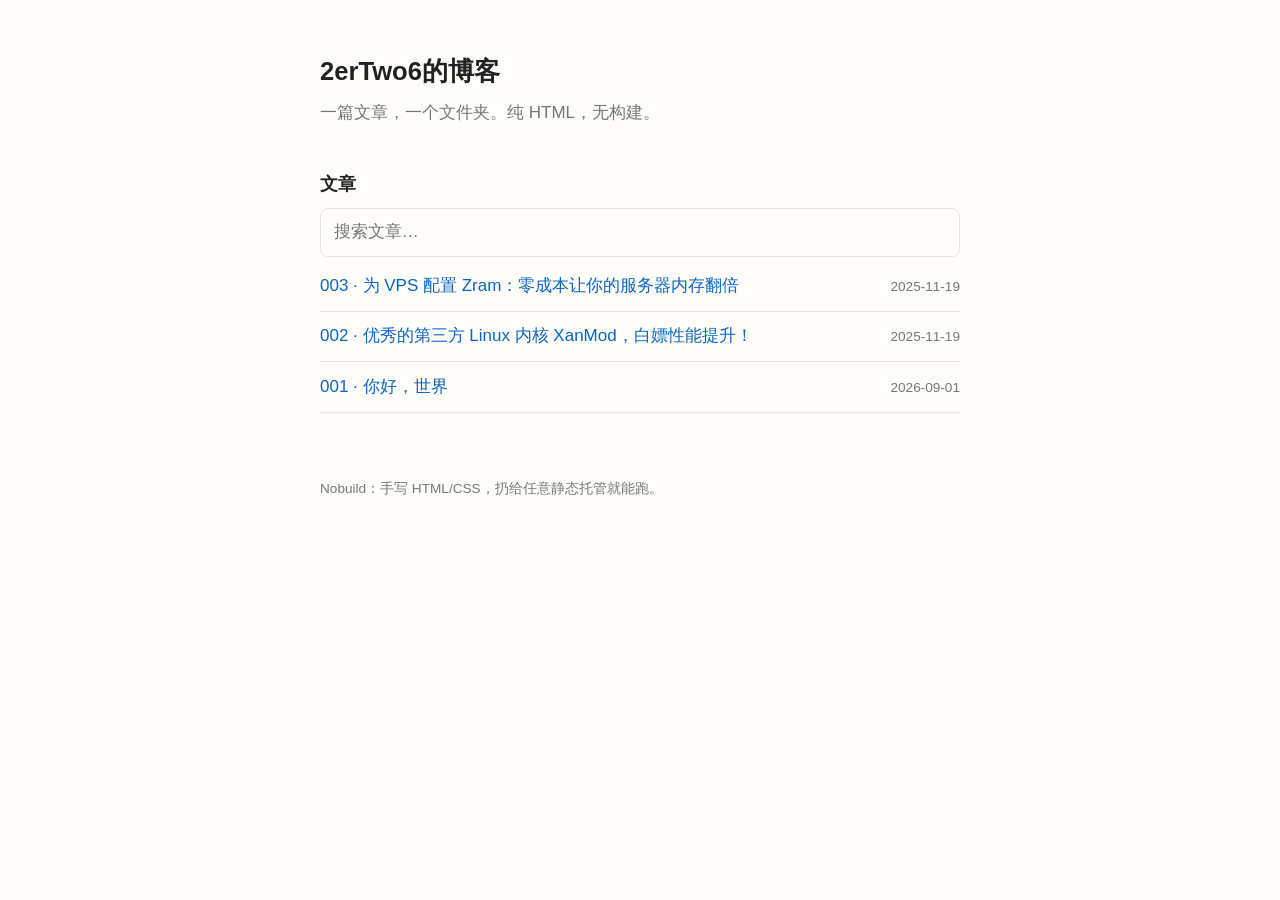
<file: index.html>
<!doctype html>
<html lang="zh-CN">
<head>
  <meta charset="utf-8">
  <meta name="viewport" content="width=device-width, initial-scale=1">
  <title>2erTwo6的博客</title>
  <link rel="stylesheet" href="style.css">
</head>
<body>
  <main>
    <header>
      <h1>2erTwo6的博客</h1>
      <p class="tagline">一篇文章，一个文件夹。纯 HTML，无构建。</p>
    </header>

    <h2>文章</h2>
    <div class="search">
      <input type="search" id="search" placeholder="搜索文章…" aria-label="搜索文章" autocomplete="off">
    </div>
    <ul class="posts" id="posts">
      <li>
        <a href="003/">003 · 为 VPS 配置 Zram：零成本让你的服务器内存翻倍</a>
        <time datetime="2025-11-19">2025-11-19</time>
      </li>
      <li>
        <a href="002/">002 · 优秀的第三方 Linux 内核 XanMod，白嫖性能提升！</a>
        <time datetime="2025-11-19">2025-11-19</time>
      </li>
      <li>
        <a href="001/">001 · 你好，世界</a>
        <time datetime="2026-09-01">2026-09-01</time>
      </li>
      <!-- 新文章在这里加 <li>：编号 +1，日期照写，永远加在最上面 -->
    </ul>
    <p id="no-result" hidden>没有匹配的文章。</p>

    <footer>
      <p>Nobuild：手写 HTML/CSS，扔给任意静态托管就能跑。</p>
    </footer>
  </main>

  <script src="search.js"></script>
</body>
</html>
</file>
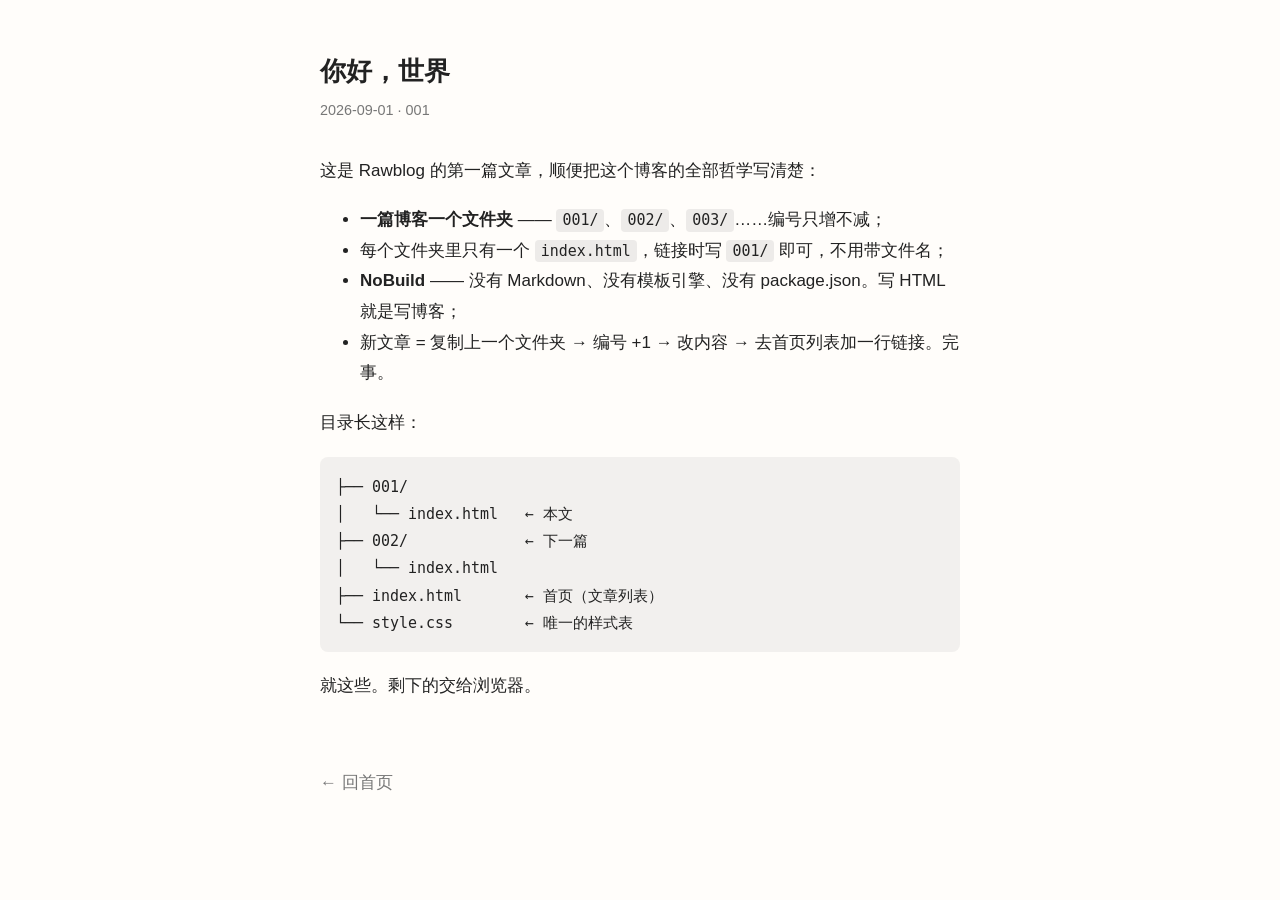
<file: 001/index.html>
<!doctype html>
<html lang="zh-CN">
<head>
  <meta charset="utf-8">
  <meta name="viewport" content="width=device-width, initial-scale=1">
  <title>你好，世界 · 2erTwo6的博客</title>
  <link rel="stylesheet" href="../style.css">
</head>
<body>
  <main>
    <article>
      <h1>你好，世界</h1>
      <p class="meta"><time datetime="2026-09-01">2026-09-01</time> · 001</p>

      <p>这是 Rawblog 的第一篇文章，顺便把这个博客的全部哲学写清楚：</p>

      <ul>
        <li><strong>一篇博客一个文件夹</strong> —— <code>001/</code>、<code>002/</code>、<code>003/</code>……编号只增不减；</li>
        <li>每个文件夹里只有一个 <code>index.html</code>，链接时写 <code>001/</code> 即可，不用带文件名；</li>
        <li><strong>NoBuild</strong> —— 没有 Markdown、没有模板引擎、没有 package.json。写 HTML 就是写博客；</li>
        <li>新文章 = 复制上一个文件夹 → 编号 +1 → 改内容 → 去首页列表加一行链接。完事。</li>
      </ul>

      <p>目录长这样：</p>

      <pre><code>├── 001/
│   └── index.html   ← 本文
├── 002/             ← 下一篇
│   └── index.html
├── index.html       ← 首页（文章列表）
└── style.css        ← 唯一的样式表</code></pre>

      <p>就这些。剩下的交给浏览器。</p>
    </article>

    <a class="back" href="../">← 回首页</a>
  </main>

  <script src="../copy.js"></script>
</body>
</html>
</file>
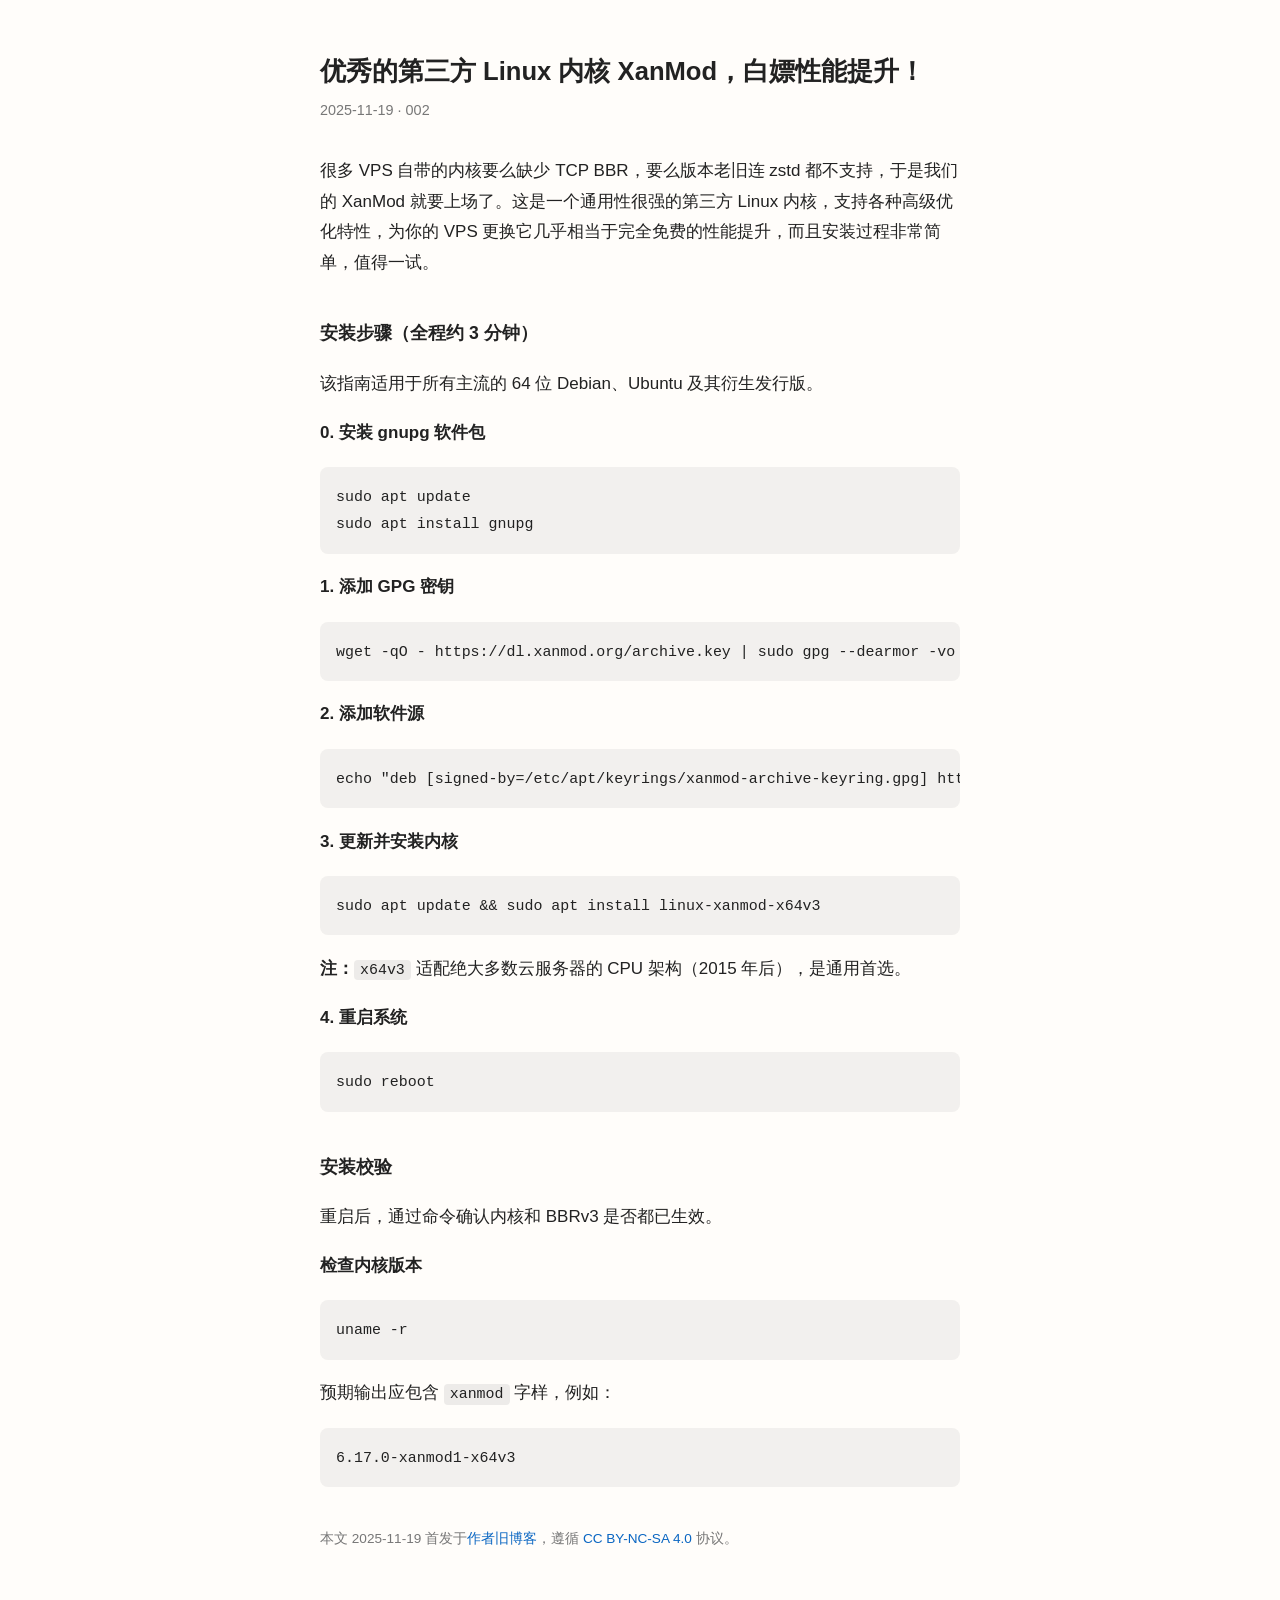
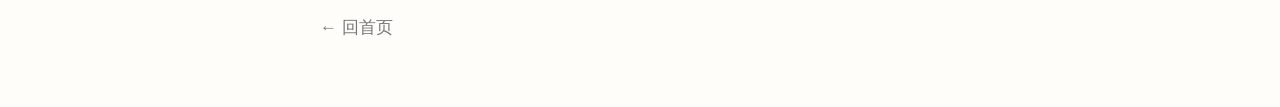
<file: 002/index.html>
<!doctype html>
<html lang="zh-CN">
<head>
  <meta charset="utf-8">
  <meta name="viewport" content="width=device-width, initial-scale=1">
  <title>优秀的第三方 Linux 内核 XanMod，白嫖性能提升！ · 2erTwo6的博客</title>
  <link rel="canonical" href="https://blog.xn--p8rt33c.top/posts/xanmod/">
  <link rel="stylesheet" href="../style.css">
</head>
<body>
  <main>
    <article>
      <h1>优秀的第三方 Linux 内核 XanMod，白嫖性能提升！</h1>
      <p class="meta"><time datetime="2025-11-19">2025-11-19</time> · 002</p>

      <p>很多 VPS 自带的内核要么缺少 TCP BBR，要么版本老旧连 zstd 都不支持，于是我们的 XanMod 就要上场了。这是一个通用性很强的第三方 Linux 内核，支持各种高级优化特性，为你的 VPS 更换它几乎相当于完全免费的性能提升，而且安装过程非常简单，值得一试。</p>

      <h2>安装步骤（全程约 3 分钟）</h2>

      <p>该指南适用于所有主流的 64 位 Debian、Ubuntu 及其衍生发行版。</p>

      <p><strong>0. 安装 gnupg 软件包</strong></p>
      <pre><code>sudo apt update
sudo apt install gnupg</code></pre>

      <p><strong>1. 添加 GPG 密钥</strong></p>
      <pre><code>wget -qO - https://dl.xanmod.org/archive.key | sudo gpg --dearmor -vo /etc/apt/keyrings/xanmod-archive-keyring.gpg</code></pre>

      <p><strong>2. 添加软件源</strong></p>
      <pre><code>echo "deb [signed-by=/etc/apt/keyrings/xanmod-archive-keyring.gpg] http://deb.xanmod.org $(lsb_release -sc) main" | sudo tee /etc/apt/sources.list.d/xanmod-release.list</code></pre>

      <p><strong>3. 更新并安装内核</strong></p>
      <pre><code>sudo apt update &amp;&amp; sudo apt install linux-xanmod-x64v3</code></pre>

      <p><strong>注：</strong><code>x64v3</code> 适配绝大多数云服务器的 CPU 架构（2015 年后），是通用首选。</p>

      <p><strong>4. 重启系统</strong></p>
      <pre><code>sudo reboot</code></pre>

      <h2>安装校验</h2>

      <p>重启后，通过命令确认内核和 BBRv3 是否都已生效。</p>

      <p><strong>检查内核版本</strong></p>
      <pre><code>uname -r</code></pre>

      <p>预期输出应包含 <code>xanmod</code> 字样，例如：</p>
      <pre><code>6.17.0-xanmod1-x64v3</code></pre>
    </article>

    <p class="origin">本文 2025-11-19 首发于<a href="https://blog.xn--p8rt33c.top/posts/xanmod/">作者旧博客</a>，遵循 <a href="https://creativecommons.org/licenses/by-nc-sa/4.0/">CC BY-NC-SA 4.0</a> 协议。</p>

    <a class="back" href="../">← 回首页</a>
  </main>

  <script src="../copy.js"></script>
</body>
</html>
</file>
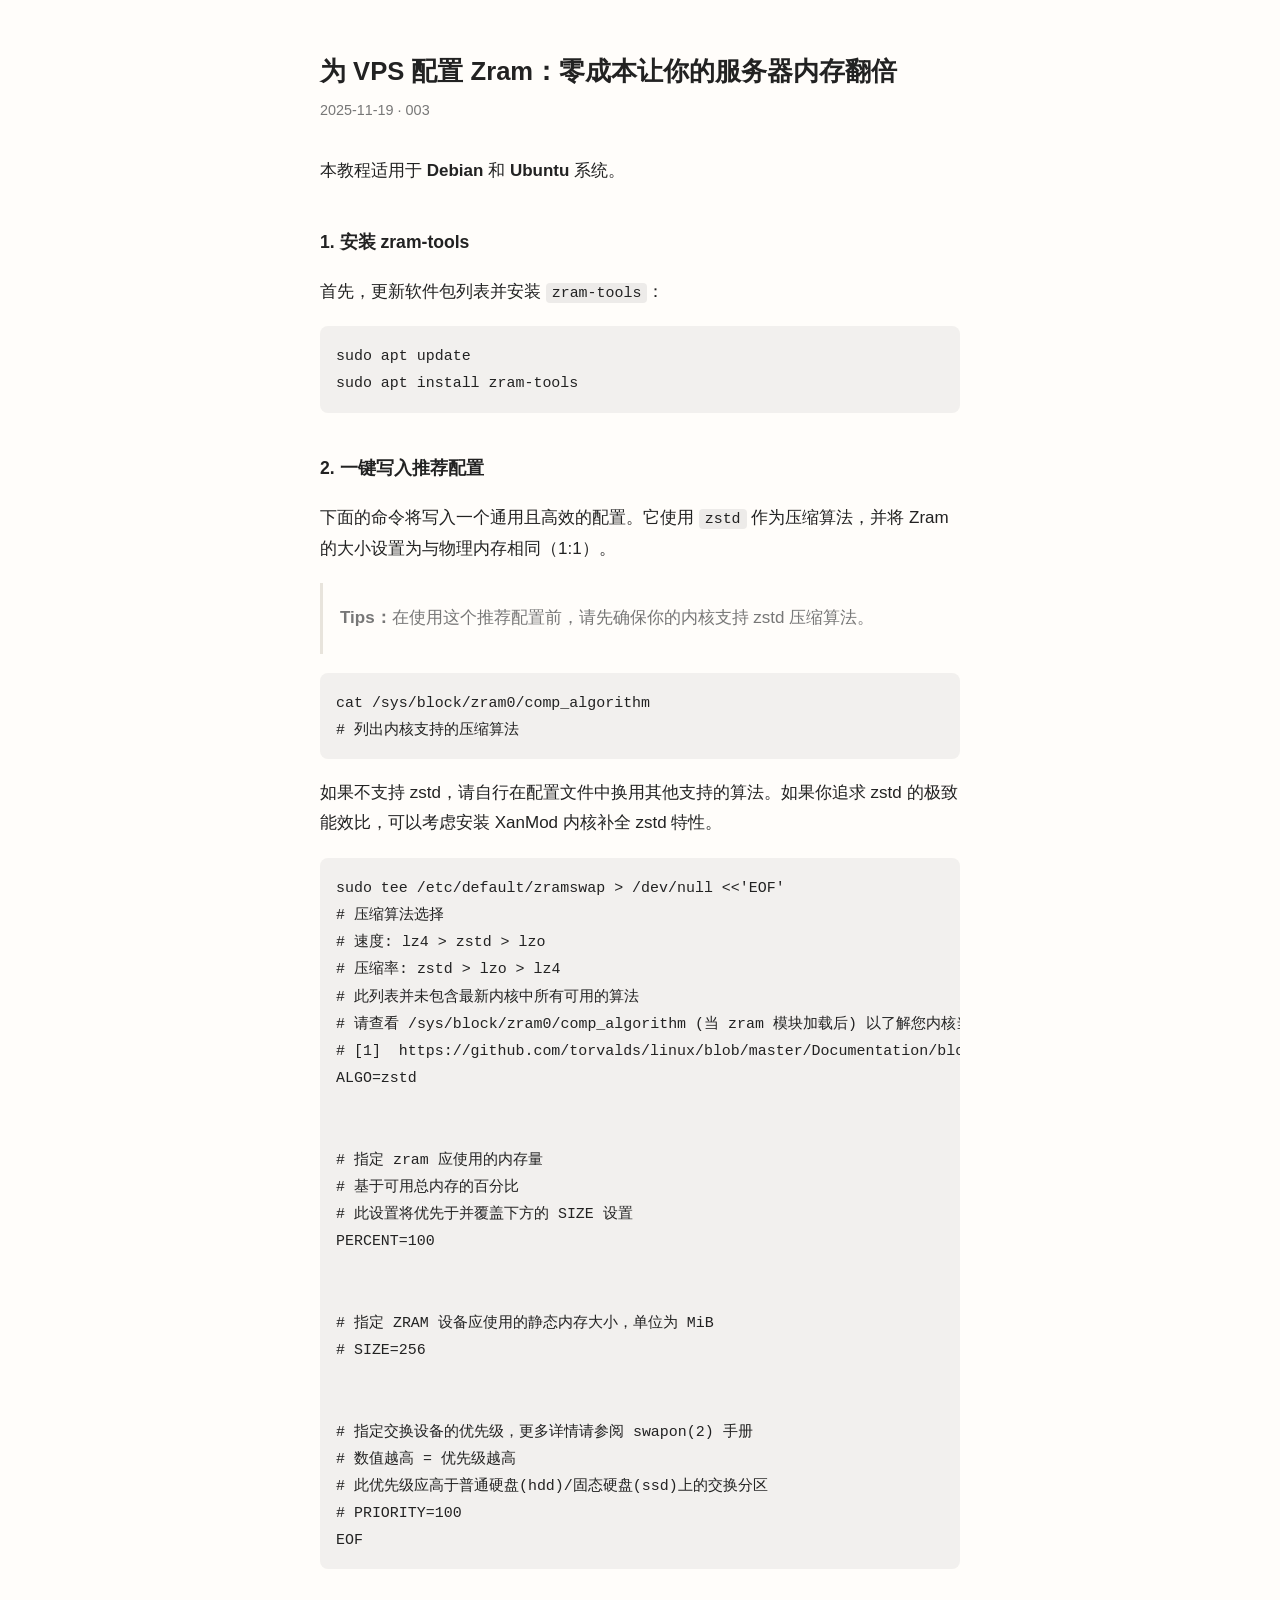
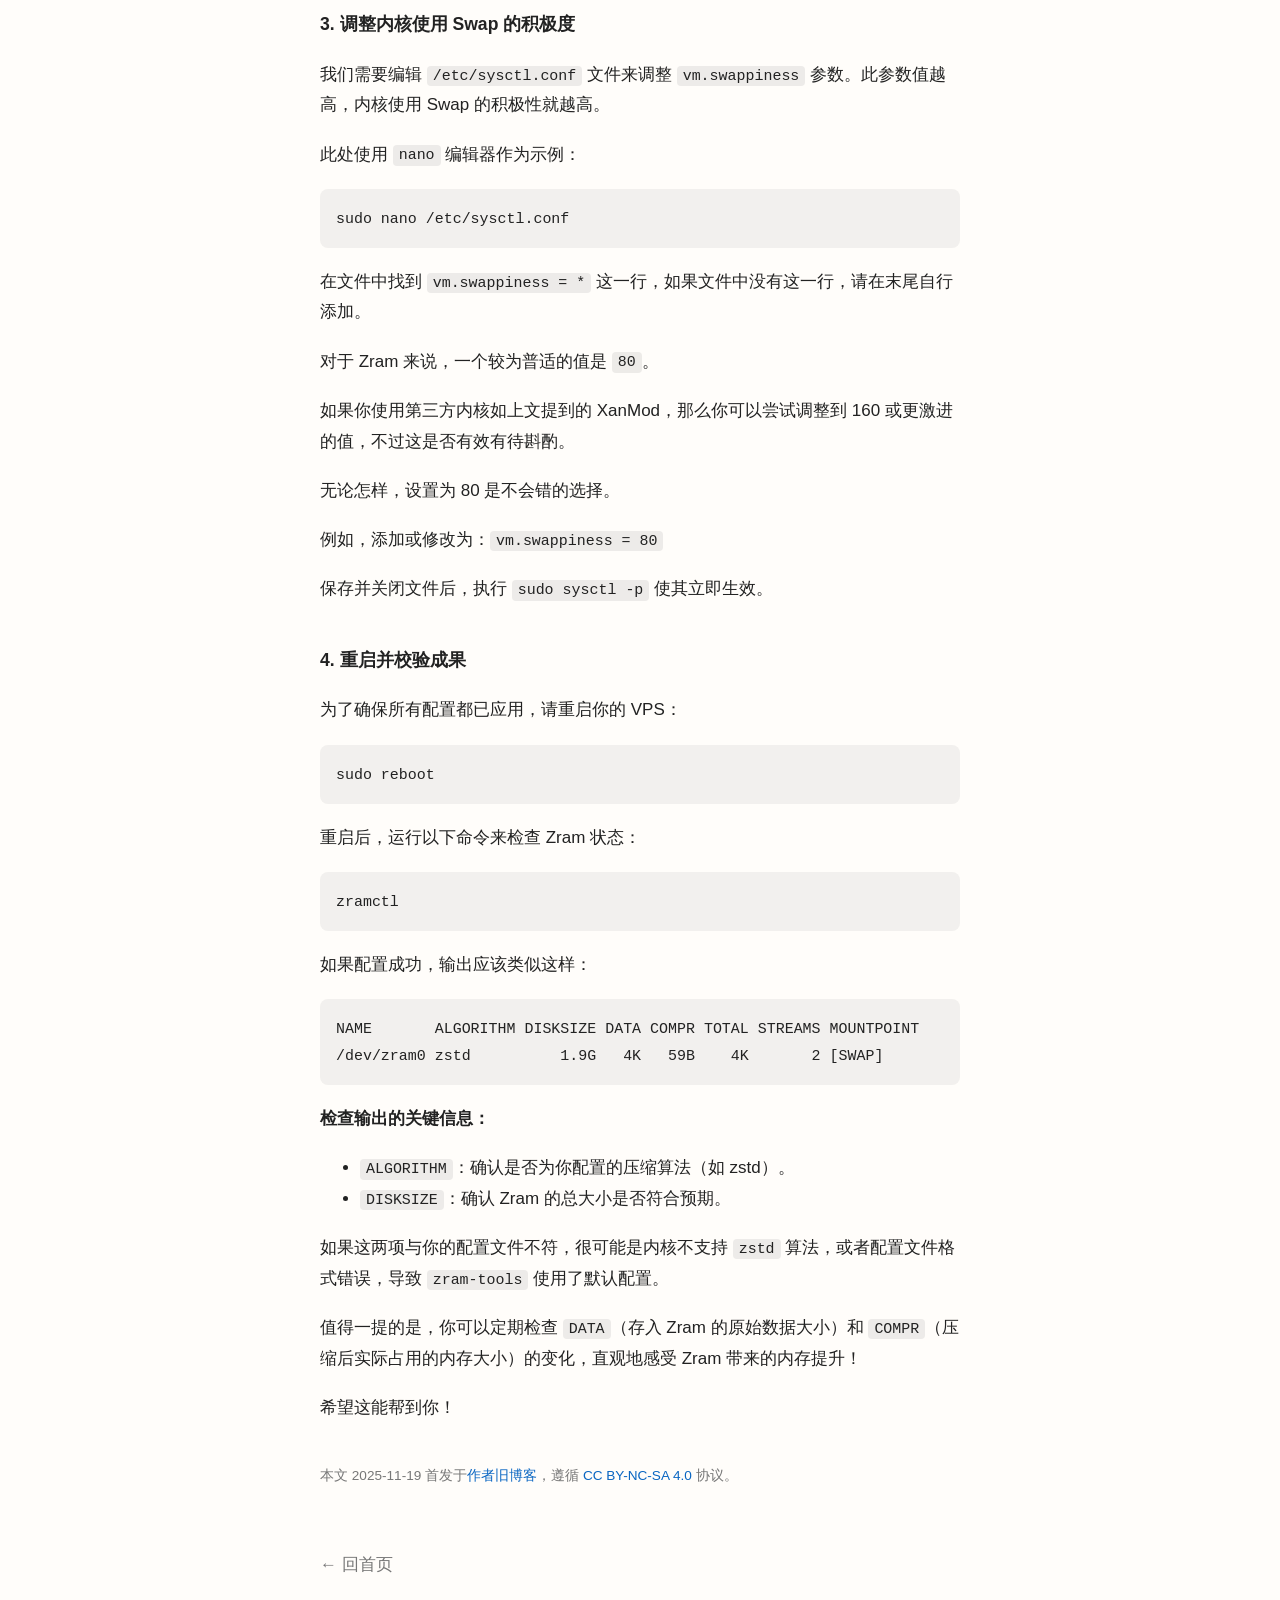
<file: 003/index.html>
<!doctype html>
<html lang="zh-CN">
<head>
  <meta charset="utf-8">
  <meta name="viewport" content="width=device-width, initial-scale=1">
  <title>为 VPS 配置 Zram：零成本让你的服务器内存翻倍 · 2erTwo6的博客</title>
  <link rel="canonical" href="https://blog.xn--p8rt33c.top/posts/zram/">
  <link rel="stylesheet" href="../style.css">
</head>
<body>
  <main>
    <article>
      <h1>为 VPS 配置 Zram：零成本让你的服务器内存翻倍</h1>
      <p class="meta"><time datetime="2025-11-19">2025-11-19</time> · 003</p>

      <p>本教程适用于 <strong>Debian</strong> 和 <strong>Ubuntu</strong> 系统。</p>

      <h2>1. 安装 zram-tools</h2>

      <p>首先，更新软件包列表并安装 <code>zram-tools</code>：</p>
      <pre><code>sudo apt update
sudo apt install zram-tools</code></pre>

      <h2>2. 一键写入推荐配置</h2>

      <p>下面的命令将写入一个通用且高效的配置。它使用 <code>zstd</code> 作为压缩算法，并将 Zram 的大小设置为与物理内存相同（1:1）。</p>

      <blockquote><p><strong>Tips：</strong>在使用这个推荐配置前，请先确保你的内核支持 zstd 压缩算法。</p></blockquote>

      <pre><code>cat /sys/block/zram0/comp_algorithm
# 列出内核支持的压缩算法</code></pre>

      <p>如果不支持 zstd，请自行在配置文件中换用其他支持的算法。如果你追求 zstd 的极致能效比，可以考虑安装 XanMod 内核补全 zstd 特性。</p>

      <pre><code>sudo tee /etc/default/zramswap &gt; /dev/null &lt;&lt;'EOF'
# 压缩算法选择
# 速度: lz4 &gt; zstd &gt; lzo
# 压缩率: zstd &gt; lzo &gt; lz4
# 此列表并未包含最新内核中所有可用的算法
# 请查看 /sys/block/zram0/comp_algorithm (当 zram 模块加载后) 以了解您内核当前设置及可用的算法[1]
# [1]  https://github.com/torvalds/linux/blob/master/Documentation/blockdev/zram.txt#L86
ALGO=zstd


# 指定 zram 应使用的内存量
# 基于可用总内存的百分比
# 此设置将优先于并覆盖下方的 SIZE 设置
PERCENT=100


# 指定 ZRAM 设备应使用的静态内存大小，单位为 MiB
# SIZE=256


# 指定交换设备的优先级，更多详情请参阅 swapon(2) 手册
# 数值越高 = 优先级越高
# 此优先级应高于普通硬盘(hdd)/固态硬盘(ssd)上的交换分区
# PRIORITY=100
EOF</code></pre>

      <h2>3. 调整内核使用 Swap 的积极度</h2>

      <p>我们需要编辑 <code>/etc/sysctl.conf</code> 文件来调整 <code>vm.swappiness</code> 参数。此参数值越高，内核使用 Swap 的积极性就越高。</p>

      <p>此处使用 <code>nano</code> 编辑器作为示例：</p>
      <pre><code>sudo nano /etc/sysctl.conf</code></pre>

      <p>在文件中找到 <code>vm.swappiness = *</code> 这一行，如果文件中没有这一行，请在末尾自行添加。</p>

      <p>对于 Zram 来说，一个较为普适的值是 <code>80</code>。</p>

      <p>如果你使用第三方内核如上文提到的 XanMod，那么你可以尝试调整到 160 或更激进的值，不过这是否有效有待斟酌。</p>

      <p>无论怎样，设置为 80 是不会错的选择。</p>

      <p>例如，添加或修改为：<code>vm.swappiness = 80</code></p>

      <p>保存并关闭文件后，执行 <code>sudo sysctl -p</code> 使其立即生效。</p>

      <h2>4. 重启并校验成果</h2>

      <p>为了确保所有配置都已应用，请重启你的 VPS：</p>
      <pre><code>sudo reboot</code></pre>

      <p>重启后，运行以下命令来检查 Zram 状态：</p>
      <pre><code>zramctl</code></pre>

      <p>如果配置成功，输出应该类似这样：</p>
      <pre><code>NAME       ALGORITHM DISKSIZE DATA COMPR TOTAL STREAMS MOUNTPOINT
/dev/zram0 zstd          1.9G   4K   59B    4K       2 [SWAP]</code></pre>

      <p><strong>检查输出的关键信息：</strong></p>
      <ul>
        <li><code>ALGORITHM</code>：确认是否为你配置的压缩算法（如 zstd）。</li>
        <li><code>DISKSIZE</code>：确认 Zram 的总大小是否符合预期。</li>
      </ul>

      <p>如果这两项与你的配置文件不符，很可能是内核不支持 <code>zstd</code> 算法，或者配置文件格式错误，导致 <code>zram-tools</code> 使用了默认配置。</p>

      <p>值得一提的是，你可以定期检查 <code>DATA</code>（存入 Zram 的原始数据大小）和 <code>COMPR</code>（压缩后实际占用的内存大小）的变化，直观地感受 Zram 带来的内存提升！</p>

      <p>希望这能帮到你！</p>
    </article>

    <p class="origin">本文 2025-11-19 首发于<a href="https://blog.xn--p8rt33c.top/posts/zram/">作者旧博客</a>，遵循 <a href="https://creativecommons.org/licenses/by-nc-sa/4.0/">CC BY-NC-SA 4.0</a> 协议。</p>

    <a class="back" href="../">← 回首页</a>
  </main>

  <script src="../copy.js"></script>
</body>
</html>
</file>
<file: style.css>
/* Rawblog — 唯一的样式表。没有变量构建，没有预处理器，改这里就是改全站。 */
:root {
  --fg: #222;
  --muted: #777;
  --bg: #fffdfa;
  --link: #0a66c2;
  --line: #e8e4dc;
  --ok: #1a7f37;
  --err: #cf222e;
}

@media (prefers-color-scheme: dark) {
  :root {
    --fg: #ddd;
    --muted: #999;
    --bg: #14161a;
    --link: #7ab8ff;
    --line: #2a2e35;
    --ok: #3fb950;
    --err: #f85149;
  }
}

* { box-sizing: border-box; }

body {
  margin: 0;
  padding: 3rem 1.25rem 4rem;
  background: var(--bg);
  color: var(--fg);
  font-family: -apple-system, BlinkMacSystemFont, "Segoe UI",
    "PingFang SC", "Hiragino Sans GB", "Microsoft YaHei", sans-serif;
  font-size: 17px;
  line-height: 1.8;
}

main { max-width: 40rem; margin: 0 auto; }

h1 { font-size: 1.6rem; margin: 0 0 .25rem; }
h2 { font-size: 1.1rem; margin: 2.5rem 0 .5rem; }

a { color: var(--link); text-decoration: none; }
a:hover { text-decoration: underline; }

.tagline { color: var(--muted); margin: 0; }

.posts { list-style: none; padding: 0; margin: 0; }
.posts li {
  display: flex;
  justify-content: space-between;
  align-items: baseline;
  gap: 1rem;
  padding: .6rem 0;
  border-bottom: 1px solid var(--line);
}
.posts time { color: var(--muted); font-size: .85rem; white-space: nowrap; }

.meta { color: var(--muted); font-size: .9rem; margin: 0 0 2rem; }
article p { margin: 1.1em 0; }
article code {
  background: rgba(128, 128, 128, .14);
  padding: .15em .4em;
  border-radius: 4px;
  font-size: .88em;
}
article pre {
  background: rgba(128, 128, 128, .1);
  padding: 1rem;
  border-radius: 8px;
  overflow-x: auto;
  line-height: 1.6;
  /* 细滚动条：标准属性（Firefox / 新 Chrome） */
  scrollbar-width: thin;
  scrollbar-color: rgba(128, 128, 128, .35) transparent;
}
/* WebKit 自绘：细细一条，圆角，悬停加深 */
article pre::-webkit-scrollbar { height: 6px; }
article pre::-webkit-scrollbar-track { background: transparent; }
article pre::-webkit-scrollbar-thumb {
  background: rgba(128, 128, 128, .35);
  border-radius: 3px;
}
article pre::-webkit-scrollbar-thumb:hover { background: rgba(128, 128, 128, .6); }

/* 复制按钮：挂在滚动容器外层，代码横向滚动时位置不动 */
.code-block { position: relative; }
.copy-btn {
  position: absolute;
  top: .5rem;
  right: .5rem;
  padding: .18rem .6rem;
  font: 500 .78rem/1.4 -apple-system, BlinkMacSystemFont, "Segoe UI",
    "PingFang SC", "Microsoft YaHei", sans-serif;
  color: var(--muted);
  background: var(--bg);
  border: 1px solid var(--line);
  border-radius: 6px;
  cursor: pointer;
  user-select: none;
  opacity: 0;
  transition: opacity .15s;
}
article pre:hover ~ .copy-btn,
.code-block:hover .copy-btn,
.copy-btn:focus-visible { opacity: 1; }
.copy-btn.ok { color: var(--ok); border-color: currentColor; }
.copy-btn.err { color: var(--err); border-color: currentColor; }
/* 触屏设备没有 hover，常显 */
@media (hover: none) {
  .copy-btn { opacity: 1; }
}
article pre code { background: none; padding: 0; }
article blockquote {
  margin: 1.1em 0;
  padding: .1em 1em;
  color: var(--muted);
  border-left: 3px solid var(--line);
}

.back { display: inline-block; margin-top: 3rem; color: var(--muted); }

.origin { color: var(--muted); font-size: .85rem; margin-top: 2.5rem; }

footer { margin-top: 4rem; color: var(--muted); font-size: .85rem; }

/* 搜索框 */
.search { margin: 0 0 .25rem; }
.search input {
  width: 100%;
  padding: .5rem .8rem;
  font: inherit;
  color: var(--fg);
  background: transparent;
  border: 1px solid var(--line);
  border-radius: 8px;
  outline: none;
}
.search input:focus { border-color: var(--link); }
.search input::placeholder { color: var(--muted); }

/* display:flex 会盖掉 UA 的 [hidden]，需显式补一刀 */
.posts li[hidden] { display: none; }

#no-result { color: var(--muted); }
</file>
